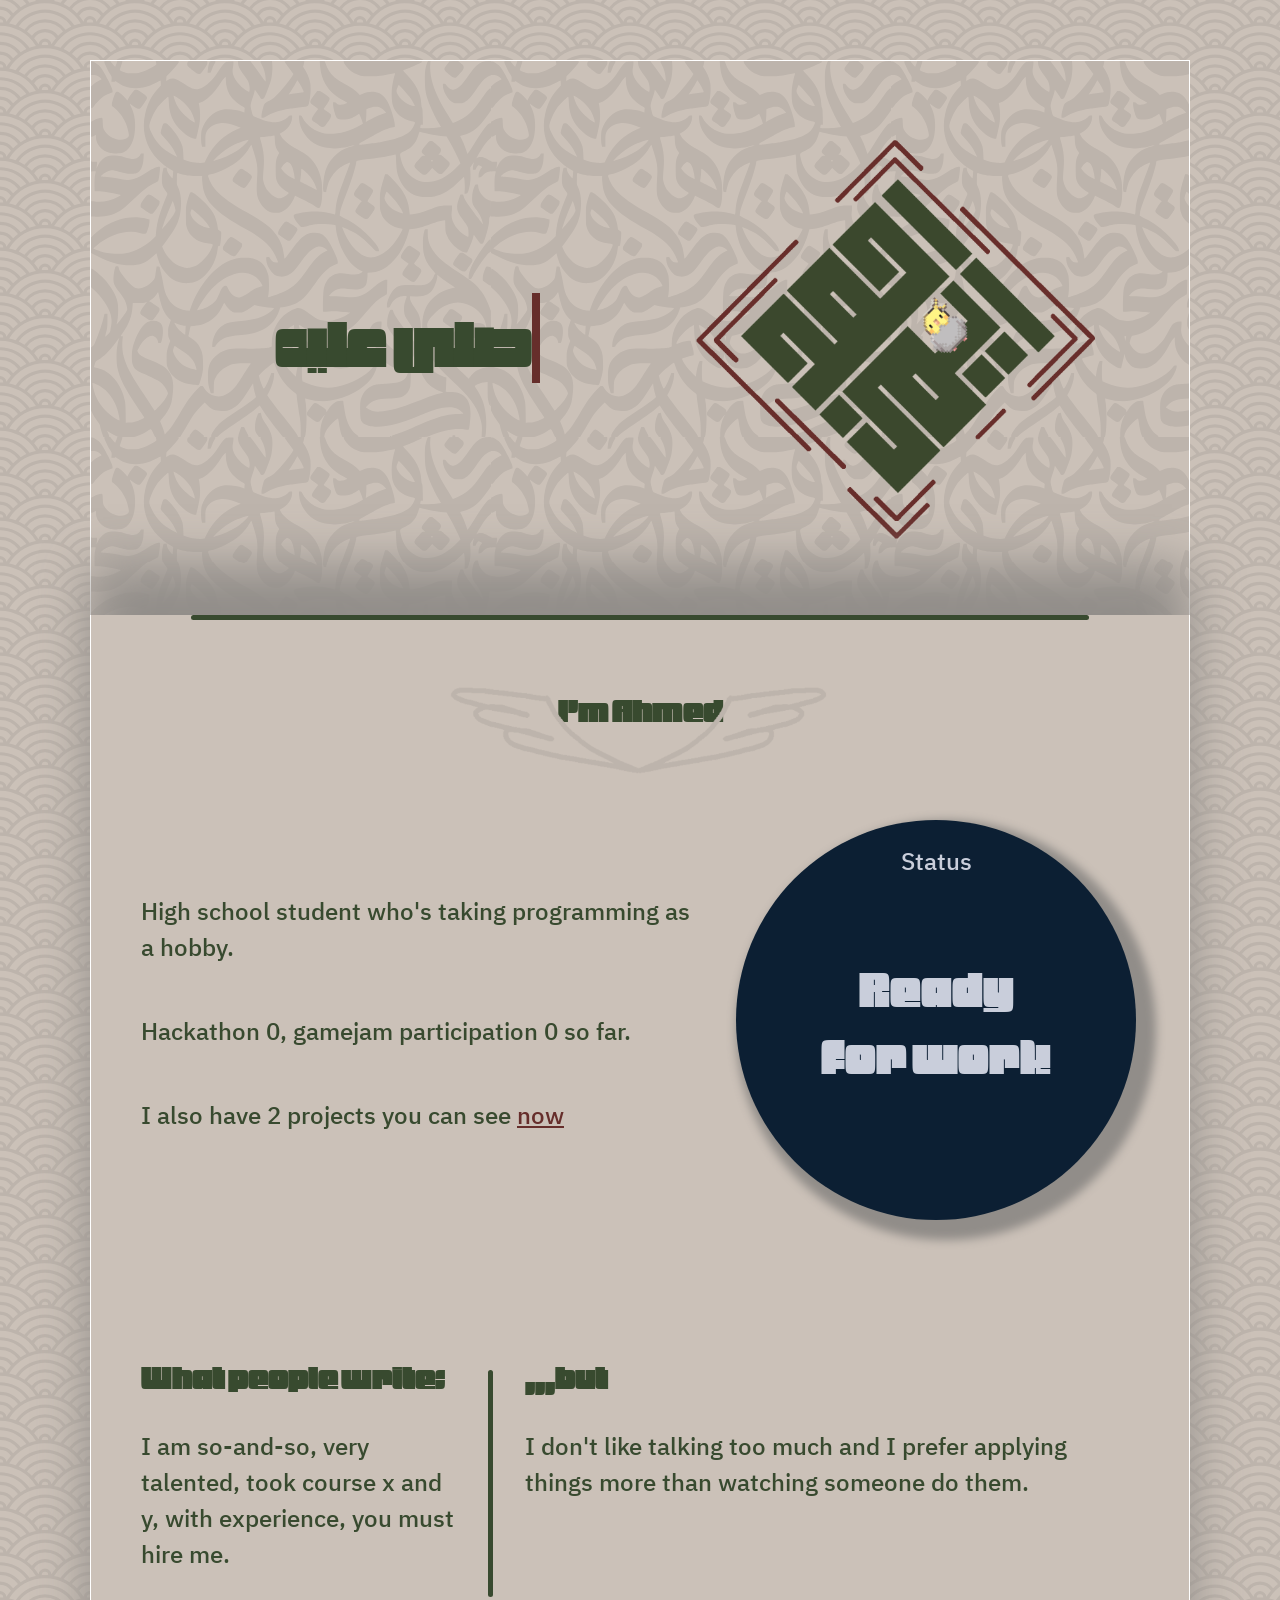
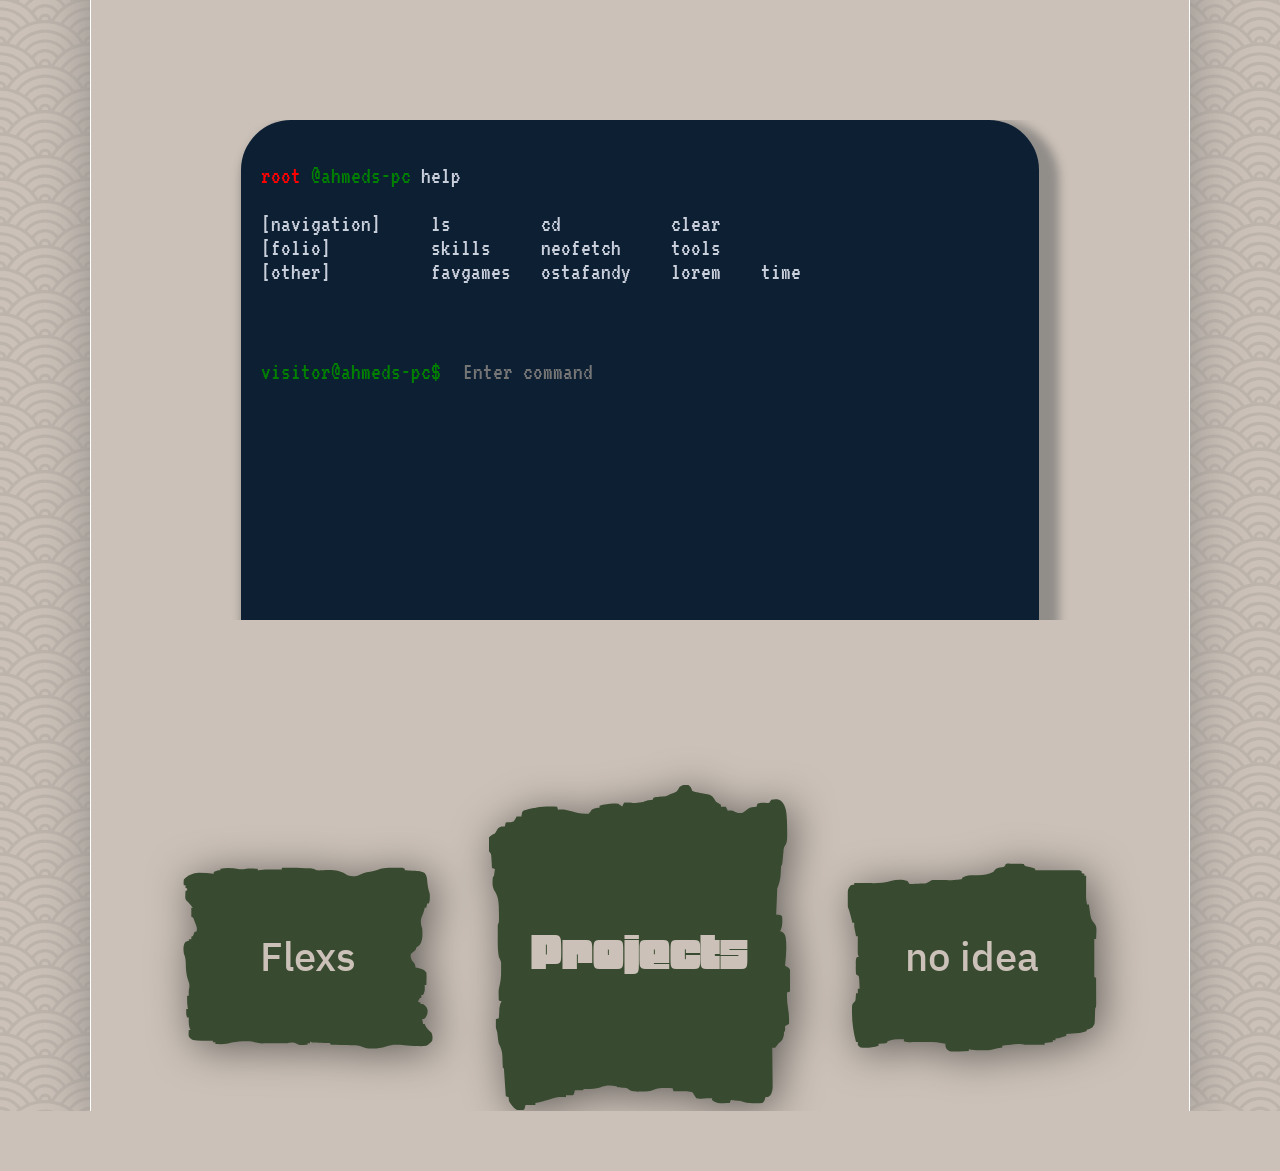
<file: index.html>
<!doctype html>
<html lang="ar">
  <head>
    <meta charset="UTF-8" />
    <meta name="viewport" content="width=device-width, initial-scale=1" />
    <meta name="theme-color" content="#cbc1b8" />

    <link rel="stylesheet" href="style.css" />

    <link rel="preconnect" href="https://fonts.googleapis.com" />
    <link
      href="https://fonts.googleapis.com/css2?family=Pixelify+Sans:wght@400..700&display=swap"
      rel="stylesheet"
    />
    <link rel="preconnect" href="https://fonts.gstatic.com" crossorigin />
    <link
      href="https://fonts.googleapis.com/css2?family=Badeen+Display&family=IBM+Plex+Sans+Arabic:wght@100;200;300;400;500;600;700&display=swap"
      rel="stylesheet"
    />

    <link
      href="https://fonts.googleapis.com/css2?family=VT323&display=swap"
      rel="stylesheet"
    />

    <link rel="icon" type="image/x-icon" href="logo.png" />

    <title>Ayman's portal</title>
  </head>
  <body id="body">
    <nav id="navbar" class="slide-out-top">

      <div id="borgersvg"><svg id="hamburbur" xmlns="http://www.w3.org/2000/svg" height="24px" viewBox="0 -960 960 960" width="24px" fill="#1f1f1f"><path d="M120-240v-80h720v80H120Zm0-200v-80h720v80H120Zm0-200v-80h720v80H120Z"/></svg>
</div>

      <div id="langbtn">
        <div id="langselection"></div>
        <div id="langoptions">
          <p id="lang1">EN</p>
          <p id="lang2">AR</p>
        </div>
      </div>
      <div id="navselections">
      <p id="para1" class="navs">wowie22</p>
      <p id="para2" class="navs">wowie</p>
      <p id="para3" class="navs">testat</p>
      <p id="para4" class="navs">damn</p>
      <p id="para5" class="navs">testat</p>
      </div>

    </nav>

    <div id="navpopupparent">
      <div id="navpopup"></div>
    </div>

    <div id="shineparent">
      <div id="shine"></div>
    </div>

    <div class="topbanner" id="topbanner">
      <div id="ahleenbox">
        <div id="ahleen"><h1>اهلين اهلين</h1></div>
      </div>
      <div>
        <img src="logo.png" width="384px" height="auto" id="logoimg" />
      </div>
    </div>
    <main id="mainbody">
      <!-- code for the top banner-->
      <div id="line1"></div>

      <!-- seprator line for top banner and main text section-->
      <div id="ahmed" class="vibrate-1 text-focus-in">
        <img src="wing.png" />
        <h3 id="anaahmed">انا احمد</h3>
      </div>

      <!-- Status bar and bio-->

      <div id="Status">
        <div id="indicatorParent">
          <div id="indicator">
            <div id="indicatorText">
              <p id="readyness1">الحالة</p>
              <h3 id="readyness2">
                جاهز<br />
                للشغل
              </h3>
            </div>
          </div>
        </div>
        <div id="StatusText" class="text-focus-in">
          <p id="stat0">طالب فى المرحلة الثانوية و واخد البرمجة كهواية</p>

          <p id="stat1">hackathon 0 ,gamejam الى الان شاركة فى 0</p>

          <p id="stat2">
            وليا عموما 2 مشاريع تقدر تشوفها <a href="/projects/">حالا</a>
          </p>
        </div>
      </div>

      <div id="textarea">
        <div id="LeftText">
          <h3 id="title1">,,,ولكن</h3>
          <p id="lfttext">
            راجل مليش فى كلام البكش اوى و عموما بحب اطبق الحاجات اكتر من انى
            اتفرجر على حد بيعمل الحاجه هو
          </p>
        </div>

        <div id="line2"></div>

        <div id="RightText">
          <h3 id="title2">:الطبيعى ان الناس بتكتب</h3>
          <p id="rittext">
            انا فلان الفلانى راجل جامد جدا واخد كورس كذا و كذا و خبرة خرليارسنة
            و لازم تشغلنى معاك
          </p>
        </div>
      </div>

      <div id="consoleParent">
        <div id="console" class="scale-in-ver-top">
          <div id="consolelog">
            <p id="result1"></p>
          </div>
 
          <div id="pcuserparent">
            <p><span class="pcuser">visitor@ahmeds-pc$ </span></p>
            <input id="pcuserinput" placeholder="Enter command" />
          </div>
        </div>
      </div>
      <div id="buttonArea">
        <div class="btnparent">
          <button id="btnleft" class="buttons">فرد<br />عضلات</button>
        </div>
        <div class="btnparent">
          <button id="centerbtn" class="buttons">المشاريع</button>
        </div>
        <div class="btnparent">
          <button class="buttons" id="btnright">معرفش لسه</button>
        </div>
      </div>
    </main>
    <div id="popupparent">
      <div id="popup" class="scale-up-center">
        <button id="btnclose">X</button>
        <div id="popupcontent">
          <p id="popuptext1"></p>
          <img id="popupimg" />
        </div>
      </div>
    </div>

    <script src="script.js"></script>
  </body>
</html>
</file>
<file: style.css>
html,
body {
  width: 100%;
  min-width: 100%;
  margin: 0;
  padding: 0;
  overflow-x: hidden;
}

body {
  background-color: #cbc1b8;
  background-image: url("data:image/svg+xml,%3Csvg xmlns='http://www.w3.org/2000/svg' viewBox='0 0 56 28' width='90' height='auto'%3E%3Cpath fill='%23bdb4ac' fill-opacity='1.0' d='M56 26v2h-7.75c2.3-1.27 4.94-2 7.75-2zm-26 2a2 2 0 1 0-4 0h-4.09A25.98 25.98 0 0 0 0 16v-2c.67 0 1.34.02 2 .07V14a2 2 0 0 0-2-2v-2a4 4 0 0 1 3.98 3.6 28.09 28.09 0 0 1 2.8-3.86A8 8 0 0 0 0 6V4a9.99 9.99 0 0 1 8.17 4.23c.94-.95 1.96-1.83 3.03-2.63A13.98 13.98 0 0 0 0 0h7.75c2 1.1 3.73 2.63 5.1 4.45 1.12-.72 2.3-1.37 3.53-1.93A20.1 20.1 0 0 0 14.28 0h2.7c.45.56.88 1.14 1.29 1.74 1.3-.48 2.63-.87 4-1.15-.11-.2-.23-.4-.36-.59H26v.07a28.4 28.4 0 0 1 4 0V0h4.09l-.37.59c1.38.28 2.72.67 4.01 1.15.4-.6.84-1.18 1.3-1.74h2.69a20.1 20.1 0 0 0-2.1 2.52c1.23.56 2.41 1.2 3.54 1.93A16.08 16.08 0 0 1 48.25 0H56c-4.58 0-8.65 2.2-11.2 5.6 1.07.8 2.09 1.68 3.03 2.63A9.99 9.99 0 0 1 56 4v2a8 8 0 0 0-6.77 3.74c1.03 1.2 1.97 2.5 2.79 3.86A4 4 0 0 1 56 10v2a2 2 0 0 0-2 2.07 28.4 28.4 0 0 1 2-.07v2c-9.2 0-17.3 4.78-21.91 12H30zM7.75 28H0v-2c2.81 0 5.46.73 7.75 2zM56 20v2c-5.6 0-10.65 2.3-14.28 6h-2.7c4.04-4.89 10.15-8 16.98-8zm-39.03 8h-2.69C10.65 24.3 5.6 22 0 22v-2c6.83 0 12.94 3.11 16.97 8zm15.01-.4a28.09 28.09 0 0 1 2.8-3.86 8 8 0 0 0-13.55 0c1.03 1.2 1.97 2.5 2.79 3.86a4 4 0 0 1 7.96 0zm14.29-11.86c1.3-.48 2.63-.87 4-1.15a25.99 25.99 0 0 0-44.55 0c1.38.28 2.72.67 4.01 1.15a21.98 21.98 0 0 1 36.54 0zm-5.43 2.71c1.13-.72 2.3-1.37 3.54-1.93a19.98 19.98 0 0 0-32.76 0c1.23.56 2.41 1.2 3.54 1.93a15.98 15.98 0 0 1 25.68 0zm-4.67 3.78c.94-.95 1.96-1.83 3.03-2.63a13.98 13.98 0 0 0-22.4 0c1.07.8 2.09 1.68 3.03 2.63a9.99 9.99 0 0 1 16.34 0z'%3E%3C/path%3E%3C/svg%3E");
  margin: 0px;
  padding: 0px;
}
nav {
   padding-right: 50px;
  gap: 50px;
  display: flex;
  justify-content: space-around;
  align-items: center;
  z-index: 100;
  top: 0px;
  background: #cbc1b850;
  backdrop-filter: blur(50px);
  -webkit-backdrop-filter: blur(5px);
  border: 1px solid rgba(255, 255, 255, 1);

  box-shadow: 0px 0px 50px #918d89;
  left: 0;
  right: 0;
  width: 100%;
  box-sizing: border-box;
  height: 60px;
  position: fixed;
}
nav p {
  color: #181919;
  mix-blend-mode: multiply;
}
#langbtn{
  position: relative;
  z-index: 150;
  justify-content: space-around;
  align-items: center;
  display: flex;
  border: 2px solid #ffffff;
  border-radius: 25px;
  width: 80px;
  height: 40px;
  overflow: hidden;
}
#borgersvg{
  padding-left: 50px;
}
#langoptions {
  position: fixed;
  z-index: 150;
  justify-content: space-around;
  align-items: center;
  display: flex;
  border: 2px solid #ffffff;
  border-radius: 25px;
  width: 80px;
  height: 40px;
  overflow: hidden;
}

#lang2{
  color:#bdb4ac;
}


#langselection {
  position: fixed;
  z-index: 101;
  position: absolute;
  width: 40px;
  height: 40px;
  border-radius: 50%;
}
.englishlang {
  animation: english 0.2s linear both;
}
.arabiclang {
  animation: arabic 0.2s linear both;
}

#shineparent{
  display: flex;
  position: fixed;
  inset: 0;
  left: 0;
  right: 0;
  top: 0;
  bottom: 0;
  width: 100%;
  height: 100%;
  box-sizing: border-box;
  z-index: 99;
  overflow: hidden;
  pointer-events: none;
}
#shine{
  display: none;
  position: absolute;
  top: -100%;
  left: -100%;
  width: 300%;
  height: 200%;
  background-color: #d0d0cf;
  transform-origin: center;
  transform: translateX(100%) translateY(-100%) rotate(45deg);
}
.shineanim{
  animation: shineAnim 0.5s linear both;
}

@keyframes shineAnim{
0%{
  transform: translateX(100%) translateY(-100%) rotate(45deg);
}
50%{
  transform: translateX(0) translateY(0) rotate(45deg);
}
100%{
  transform: translateX(-100%) translateY(100%) rotate(45deg);
}
}

@keyframes english {
  0% {
    transform: translateX(-20px)  scale(1);
  background-color: #0c1f33;
    border-radius: 50%;
  }
  50%{
          width: 80px;
        transform: translateX(0);
        border-radius: 8px;
  }
  100% {
    transform: translateX(20px)  scale(1);
  background-color: #3b482d;
                border-radius: 50%;
               
  }
}

@keyframes arabic {
  0% {
    transform: translateX(20px);
  background-color: #3b482d;
    border-radius: 50%;
  }
    50%{
          width: 80px;
        transform: translateX(0);
        border-radius: 8px;
  }
  100% {
    transform: translateX(-20px);
  background-color: #0c1f33;
                    border-radius: 50%;
  }

}

#navselections{
  flex-grow: 1;
  display: flex;
  justify-content: space-between;
  align-items: center;
  padding-right:100px ;
}

#navpopupparent{
  display: flex;
  position: fixed;
  inset: 0;
  left: 0;
  right: 0;
  top: 0;
  bottom: 0;
  width: 100%;
  height: 100%;
  box-sizing: border-box;
  z-index: 99;
  overflow: hidden;
  pointer-events: none;

}
#navpopup{
  transform: translateX(-100%);
  background-color: #bdb4ac;
  position: fixed;
  width: 100%;
  height: 100%;
  transform: translateX(-100%);
}
.navshow{
    animation: navshow 0.1s ease-in-out both;
}
.navhide{
      animation: navhide 0.1s ease-in-out both;
}

@keyframes navshow {
0%{
  transform: translateX(-100%) translateY(60px);
}

100%{
  transform: translateX(0%) translateY(60px);
}

}

@keyframes navhide {
0%{
  transform: translateX(0%) translateY(60px);
}

100%{
  transform: translateX(-100%) translateY(60px);
}

}

main {
  padding: 50px;
  overflow: hidden;
  background-color: #cbc1b8;
  margin-left: auto;
  margin-right: auto;
  max-width: 1100px;
  min-height: 100%;
  width: 100%;
  box-sizing: border-box;
  height: fit-content;
  box-shadow: 0px -50px 50px #918d89;
  backdrop-filter: blur(20px);
  -webkit-backdrop-filter: blur(5px);
  border-right:    1px solid rgba(255, 255, 255, 1);
  border-bottom:   1px solid rgba(255, 255, 255, 1);
  border-left:     1px solid rgba(255, 255, 255, 1);
  transform: translateY(60px);
}
/* Top Banner*/
.topbanner {
  transform: translateY(60px);
  padding: 50px;
  width: 100%;
  box-sizing: border-box;
  margin-left: auto;
  margin-right: auto;
  max-width: 1100px;
  border-right:  1px solid rgba(255, 255, 255, 1);
  border-top:    1px solid rgba(255, 255, 255, 1);
  border-left:   1px solid rgba(255, 255, 255, 1); 
  display: flex;
  align-items: center;
  justify-content: space-evenly;
  height: fit-content;
  background-image: url(caligraphy.svg);
  background-repeat: repeat;
  background-size: 400px;
  background-color: #cbc1b8;
  flex-wrap: wrap-reverse;
}
.topbanner img {
  flex-grow: 0;
  flex-shrink: 0;
  min-width: 450px;
  animation: slide-in-elliptic-top-fwd 0.9s ease-in-out;
}
#ahleenbox {
  min-width: 500px;
  width: fit-content;
  display: flex;
  align-items: center;
  justify-content: center;
}
#ahleen {
  width: fit-content;
  display: flex;
  align-items: center;
  justify-content: center;
}
#ahleen h1 {
  direction: rtl;
  text-align: right;
  overflow: hidden;
  white-space: nowrap;
  border-right: 8px solid #662e2b;
  border-top-left-radius: 3px;
  width: 100%;
  animation: blink-caret 0.75s step-end infinite;
}

.topbanner h1 {
  color: #384a2f;
  font-weight: 900;
  font-size: 4rem;
  font-family: "Badeen Display", system-ui;
  font-weight: 400;
  font-style: normal;
  text-align: center;
}

@media (max-width: 820px) {
  .topbanner,
  main {
    max-width: 100%;
    width: 100%;
    padding: 20px;
  }

  .topbanner {
    flex-direction: column;
    justify-content: center;
    height: auto;
    gap: 20px;
  }

  .topbanner img {
    min-width: 0;
    max-width: 100%;
    width: 280px;
    height: auto;
  }

  #ahleenbox {
    min-width: 0;
    width: 100%;
  }

  #ahleen h1 {
    white-space: normal;
    font-size: 3rem;
  }

  /* Make textarea stack vertically on small screens and turn divider horizontal */
  #textarea {
    flex-direction: column;
    align-items: center;
  }
  
}

#line1 {
  margin-left: auto;
  margin-right: auto;
  margin-top: -50px;
  width: 90%;
  height: 5px;
  border-radius: 5px;
  background-color: #384a2f;
  animation: line1-anim 0.9s ease-in-out both;
}
#ahmed {
  width: 100%;
  height: 200px;
  display: flex;
  justify-content: center;
  align-items: center;

  -webkit-animation: vibrate-1 0.3s linear infinite both;
  animation: vibrate-1 0.3s linear infinite both;
}
#ahmed h3 {
  font-size: 2rem;
  padding-bottom: 25px;
}
#ahmed img {
  position: absolute;
  width: auto;
  height: 150px;
}
.vibrate-1 {
  -webkit-animation: vibrate-1 0.3s linear infinite both;
  animation: vibrate-1 0.3s linear infinite both;
}

/*Status and bio*/
#Status {
  flex-grow: 1;
  display: flex;
  width: 100%;
  height: fit-content;
  flex-wrap: wrap;
  justify-content: center;
  gap: 2rem;
  z-index: 2;
  margin-top: 0px;
}
#StatusText {
  margin-top: 50px;
  flex-grow: 1;
  max-width: 559.95px;
  height: 100%;
  display: flex;
  flex-direction: column;
  align-items: center;
  justify-content: center;
}
#StatusText p {
  flex-grow: 1;
  font-size: 1.5rem;
  text-align: center;
  min-width: fit-content;
}
#indicatorParent {
  width: fit-content;
  height: fit-content;
  max-height: 80%;
  min-width: 400px;
  display: flex;
  justify-content: center;
  align-items: center;
  flex-grow: 1;
}
a {
  color: #662e2b;
}
#indicator {
  display: flex;
  align-items: start;
  justify-content: center;
  background-color: #0c1f33;
  width: 25rem;
  height: 25rem;
  border-radius: 50%;
  box-shadow: 10px 10px 10px 10px #918d89;
  animation: roll-in-blurred-left 0.7s ease-in-out both;
}
#indicatorText {
  display: flex;
  flex-direction: column;
  align-items: center;
  justify-content: space-between;
  color: #c9cedb;
  height: 70%;
}
#indicatorText h3 {
  text-align: center;
  color: #c9cedb;
  font-size: 3rem;
  padding-bottom: 20px;
}
#indicatorText p {
  text-align: center;
  color: #c9cedb;
}

#textarea {
  margin: 100px 0 0;
  display: flex;
  justify-content: center;
  gap: 2rem;
  align-content: start;
  width: 100%;
  flex-wrap: wrap;
  min-height: 400px;
  height: fit-content;
}
h3 {
  text-align: end;
  color: #384a2f;
  font-size: 2rem;
  font-family: "Badeen Display", system-ui;
  font-weight: 400;
  font-style: normal;
  text-align: end;
}
p {
  font-family: "IBM Plex Sans Arabic", sans-serif;
  font-weight: 500;
  font-style: normal;
  font-size: 1.5rem;
  color: #384a2f;
  text-align: end;
}

#line2 {
  margin-top: 50px;
  width: 5px;
  min-height: 100%;
  background-color: #384a2f;
  border-radius: 5px;
}
#LeftText {
  flex-grow: 1;
  width: 60%;
}
#RightText {
    flex-grow: 1;
  width: 30%;
}

#consoleParent {
  width: 100%;
  height: 500px;
  max-height: 700px;
  position: relative;
  display: flex;
  justify-content: center;
  align-items: center;
  overflow: hidden;
}

#console {
  background-color: #0c1f33;
  width: 80%;
  height: 100%;
  border-radius: 50px 50px 0px 0px;
  box-shadow: 10px 10px 10px 10px #918d89;
  overflow: hidden;
}
pre {
  font-family: "VT323", monospace;
  font-size: 1.5rem;
  line-height: 1;
  text-align: start;
}
#console p {
  font-family: "VT323", monospace;
  font-size: 1.5rem;
  line-height: 1;
  text-align: start;
  padding: 20px;
}
.pcuser {
  color: green;
}
.redtext {
  color: red;
}
#consolelog {
  width: 100%;
  max-height: 77%;
  overflow: scroll;
}

#consolelog p {
  color: #c9cedb;
}

#pcuserparent {
  width: 100%;
  display: flex;
  flex-direction: row;
  align-items: center;
  max-height: 2.5rem;
}
#pcuserinput {
  flex-grow: 1;
  background: none;
  border: none;
  font-family: "VT323", monospace;
  font-size: 1.5rem;
  line-height: 1;
  text-align: start;

  color: #c9cedb;
}

#buttonArea {
  margin-top: 175px;
  display: flex;
  justify-content: space-evenly;
  align-items: center;
  flex-wrap: wrap;
  filter: drop-shadow(5px 5px 20px rgba(0, 0, 0, 0.5));
}
.buttons {
  border-width: 0px;
  width: 250px;
  height: 250px;
  mask-image: url("button1.svg");
  filter: drop-shadow(4px 4px 3px rgba(0, 0, 0, 0, 3));
  font-family: "IBM Plex Sans Arabic", sans-serif;
  font-weight: 500;
  font-style: normal;
  color: #cbc1b8;
  mask-repeat: no-repeat;
  mask-size: contain;
  mask-position: center;
  font-size: 2.5rem;
  transition:
    transform 0.3s ease-in-out,
    background-color 0.3s ease-in-out,
    color 0.3s ease-in-out;
  background-color: #384a2f;
}
.buttons:hover {
  background-color: #0c1f33;
  transform: translateY(-20%);
  color: #c7cdd4;
}

.btnparent {
  flex-wrap: wrap;
  width: 33%;
  display: flex;
  justify-content: center;
}
#centerbtn {
  width: 325px;
  height: 325px;
  mask-image: url("button1.svg");
  font-family: "Badeen Display", system-ui;
  font-weight: 400;
  font-style: normal;
  mask-repeat: no-repeat;
  mask-size: contain;
  mask-position: center;
  background-color: #384a2f;
  font-size: 4rem;
  z-index: 44;
  transition:
    transform 0.3s ease-in-out,
    background-color 0.3s ease-in-out,
    color 0.3s ease-in-out;
  transform: translateY(-10px);
}

#centerbtn:hover {
  mask-image: url("button1.svg");
  mask-repeat: no-repeat;
  mask-size: contain;
  mask-position: center;
  background-color: #0c1f33;
  color: #c7cdd4;
  transform: translateY(calc(-20% - 10px));
}

#btnleft {
  mask-image: url("buttonleft.svg");
  mask-repeat: no-repeat;
  mask-size: contain;
  mask-position: center;
}
#btnright {
  mask-image: url("buttonright.svg");
  mask-repeat: no-repeat;
  mask-size: contain;
  mask-position: center;
}

#popupparent {
  width: 100%;
  height: 100%;
  top: 0px;
  position: fixed;
  z-index: 10;
  display: none;
  justify-content: center;
  align-items: center;
  background: rgba(54, 50, 50, 0.45);
  border-radius: 0px;
  box-shadow: 0 4px 30px rgba(0, 0, 0, 0.1);
  backdrop-filter: blur(11.6px);
  -webkit-backdrop-filter: blur(11.6px);
}

#popup {
  display: block;
  width: 50%;
  height: 70%;
  background: rgba(192, 192, 192, 0.64);
  border-radius: 16px;
  box-shadow: 0 4px 30px rgba(0, 0, 0, 0.1);
  backdrop-filter: blur(10.7px);
  -webkit-backdrop-filter: blur(10.7px);
  border: 1px solid rgba(52, 52, 52, 1);
}

#popupcontent {
  flex-direction: column;
  display: flex;
  justify-content: center;
  align-items: center;
}

#popuptext1 {
  width: 100%;
  text-align: center;
  height: 150px;
  overflow: visible;
}

#btnclose {
  width: 100%;
  height: 10%;
  background-color: rgba(192, 192, 192, 0);
  border-radius: 16px;
  font-size: 1.5rem;
}

/*Animation classes */

.scale-in-ver-top {
  -webkit-animation: scale-in-ver-top 0.9s ease-in-out both;
  animation: scale-in-ver-top 0.9s ease-in-out both;
}

.scale-in-center {
  -webkit-animation: scale-in-center 0.9s ease-in-out both;
  animation: scale-in-center 0.9s ease-in-out both;
}
.text-focus-in {
  -webkit-animation: text-focus-in 0.9s ease-in-out both;
  animation: text-focus-in 0.9s ease-in-out both;
}

.slide-out-top {
  -webkit-animation: slide-out-top 0.5s cubic-bezier(0.55, 0.085, 0.68, 0.53)
    both;
  animation: slide-out-top 0.5s cubic-bezier(0.55, 0.085, 0.68, 0.53) both;
}

.slide-in-top {
  -webkit-animation: slide-in-top 0.5s cubic-bezier(0.25, 0.46, 0.45, 0.94) both;
  animation: slide-in-top 0.5s cubic-bezier(0.25, 0.46, 0.45, 0.94) both;
}

.redtext {
  color: red;
}

/*key frames*/

@-webkit-keyframes slide-out-top {
  0% {
    -webkit-transform: translateY(0);
    transform: translateY(0);
    opacity: 1;
  }
  100% {
    -webkit-transform: translateY(-1000px);
    transform: translateY(-1000px);
    opacity: 0;
  }
}
@keyframes slide-out-top {
  0% {
    -webkit-transform: translateY(0);
    transform: translateY(0);
    opacity: 1;
  }
  100% {
    -webkit-transform: translateY(-1000px);
    transform: translateY(-1000px);
    opacity: 0;
  }
}

@-webkit-keyframes slide-in-top {
  0% {
    -webkit-transform: translateY(-1000px);
    transform: translateY(-1000px);
    opacity: 0;
  }
  100% {
    -webkit-transform: translateY(0);
    transform: translateY(0);
    opacity: 1;
  }
}
@keyframes slide-in-top {
  0% {
    -webkit-transform: translateY(-1000px);
    transform: translateY(-1000px);
    opacity: 0;
  }
  100% {
    -webkit-transform: translateY(0);
    transform: translateY(0);
    opacity: 1;
  }
}

@-webkit-keyframes roll-in-blurred-left {
  0% {
    -webkit-transform: translateX(-1000px) rotate(-720deg);
    transform: translateX(-1000px) rotate(-720deg);
    -webkit-filter: blur(50px);
    filter: blur(50px);
    opacity: 0;
  }
  100% {
    -webkit-transform: translateX(0) rotate(0deg);
    transform: translateX(0) rotate(0deg);
    -webkit-filter: blur(0);
    filter: blur(0);
    opacity: 1;
  }
}
@keyframes roll-in-blurred-left {
  0% {
    -webkit-transform: translateX(-1000px) rotate(-720deg);
    transform: translateX(-1000px) rotate(-720deg);
    -webkit-filter: blur(50px);
    filter: blur(50px);
    opacity: 0;
  }
  100% {
    -webkit-transform: translateX(0) rotate(0deg);
    transform: translateX(0) rotate(0deg);
    -webkit-filter: blur(0);
    filter: blur(0);
    opacity: 1;
  }
}

@-webkit-keyframes slide-in-elliptic-top-fwd {
  0% {
    -webkit-transform: translateY(-600px) rotateX(-30deg) scale(0);
    transform: translateY(-600px) rotateX(-30deg) scale(0);
    -webkit-transform-origin: 50% 100%;
    transform-origin: 50% 100%;
    opacity: 1;
  }
  100% {
    -webkit-transform: translateY(0) rotateX(0) scale(1);
    transform: translateY(0) rotateX(0) scale(1);
    -webkit-transform-origin: 50% 1400px;
    transform-origin: 50% 1400px;
    opacity: 1;
  }
}
@keyframes slide-in-elliptic-top-fwd {
  0% {
    -webkit-transform: translateY(-600px) rotateX(-30deg) scale(0);
    transform: translateY(-600px) rotateX(-30deg) scale(0);
    -webkit-transform-origin: 50% 100%;
    transform-origin: 50% 100%;
    opacity: 0;
  }
  100% {
    -webkit-transform: translateY(0) rotateX(0) scale(1);
    transform: translateY(0) rotateX(0) scale(1);
    -webkit-transform-origin: 50% 1400px;
    transform-origin: 50% 1400px;
    opacity: 1;
  }
}

@keyframes line1-anim {
  0% {
    width: 10%;
    filter: blur(12px);
    opacity: 0;
  }
  100% {
    width: 90%;
    filter: blur(0px);
    opacity: 1;
  }
}

@-webkit-keyframes text-focus-in {
  0% {
    -webkit-filter: blur(12px);
    filter: blur(12px);
    opacity: 0;
  }
  100% {
    -webkit-filter: blur(0px);
    filter: blur(0px);
    opacity: 1;
  }
}
@keyframes text-focus-in {
  0% {
    -webkit-filter: blur(12px);
    filter: blur(12px);
    opacity: 0;
  }
  100% {
    -webkit-filter: blur(0px);
    filter: blur(0px);
    opacity: 1;
  }
}

@-webkit-keyframes scale-in-ver-top {
  0% {
    -webkit-transform: scaleY(0);
    transform: scaleY(0);

    opacity: 1;
  }
  100% {
    -webkit-transform: scaleY(1);
    transform: scaleY(1);
    opacity: 1;
  }
}
@keyframes scale-in-ver-top {
  0% {
    -webkit-transform: scaleY(0);
    transform: scaleY(0);
    -webkit-transform-origin: 100% 0%;
    transform-origin: 100% 0%;
    opacity: 1;
  }
  100% {
    -webkit-transform: scaleY(1);
    transform: scaleY(1);
    -webkit-transform-origin: 100% 0%;
    transform-origin: 100% 0%;
    opacity: 1;
  }
}

@-webkit-keyframes scale-in-center {
  0% {
    -webkit-transform: scale(0);
    transform: scale(0);
    opacity: 1;
  }
  100% {
    -webkit-transform: scale(1);
    transform: scale(1);
    opacity: 1;
  }
}
@keyframes scale-in-center {
  0% {
    -webkit-transform: scale(0);
    transform: scale(0);
    opacity: 1;
  }
  100% {
    -webkit-transform: scale(1);
    transform: scale(1);
    opacity: 1;
  }
}

@-webkit-keyframes vibrate-1 {
  0% {
    -webkit-transform: translate(0);
    transform: translate(0);
  }
  20% {
    -webkit-transform: translate(-2px, 2px);
    transform: translate(-2px, 2px);
  }
  40% {
    -webkit-transform: translate(-2px, -2px);
    transform: translate(-2px, -2px);
  }
  60% {
    -webkit-transform: translate(2px, 2px);
    transform: translate(2px, 2px);
  }
  80% {
    -webkit-transform: translate(2px, -2px);
    transform: translate(2px, -2px);
  }
  100% {
    -webkit-transform: translate(0);
    transform: translate(0);
  }
}
@keyframes vibrate-1 {
  0% {
    -webkit-transform: translate(0);
    transform: translate(0);
  }
  20% {
    -webkit-transform: translate(-2px, 2px);
    transform: translate(-2px, 2px);
  }
  40% {
    -webkit-transform: translate(-2px, -2px);
    transform: translate(-2px, -2px);
  }
  60% {
    -webkit-transform: translate(2px, 2px);
    transform: translate(2px, 2px);
  }
  80% {
    -webkit-transform: translate(2px, -2px);
    transform: translate(2px, -2px);
  }
  100% {
    -webkit-transform: translate(0);
    transform: translate(0);
  }
}

@keyframes vibrate-2 {
  0% {
    -webkit-transform: translate(0);
    transform: translate(0);
  }
  20% {
    -webkit-transform: translate(-200px, 200px);
    transform: translate(-20px, 20px);
  }
  40% {
    -webkit-transform: translate(-200px, -200px);
    transform: translate(-200px, -200px);
  }
  60% {
    -webkit-transform: translate(200px, 200px);
    transform: translate(200px, 200px);
  }
  80% {
    -webkit-transform: translate(200px, -200px);
    transform: translate(200px, -200px);
  }
  100% {
    -webkit-transform: translate(0);
    transform: translate(0);
  }
}

@keyframes buttonselect {
  100% {
  }
}

@-webkit-keyframes scale-up-center {
  0% {
    -webkit-transform: scale(0.5);
    transform: scale(0.5);
  }
  100% {
    -webkit-transform: scale(1);
    transform: scale(1);
  }
}
@keyframes scale-up-center {
  0% {
    -webkit-transform: scale(0.5);
    transform: scale(0.5);
  }
  100% {
    -webkit-transform: scale(1);
    transform: scale(1);
  }
}
@keyframes blink-caret {
  from,
  to {
    border-color: transparent;
  }
  50% {
    border-color: #662e2b;
  }
}


button:hover{
background-color: #000000;
}
</file>
